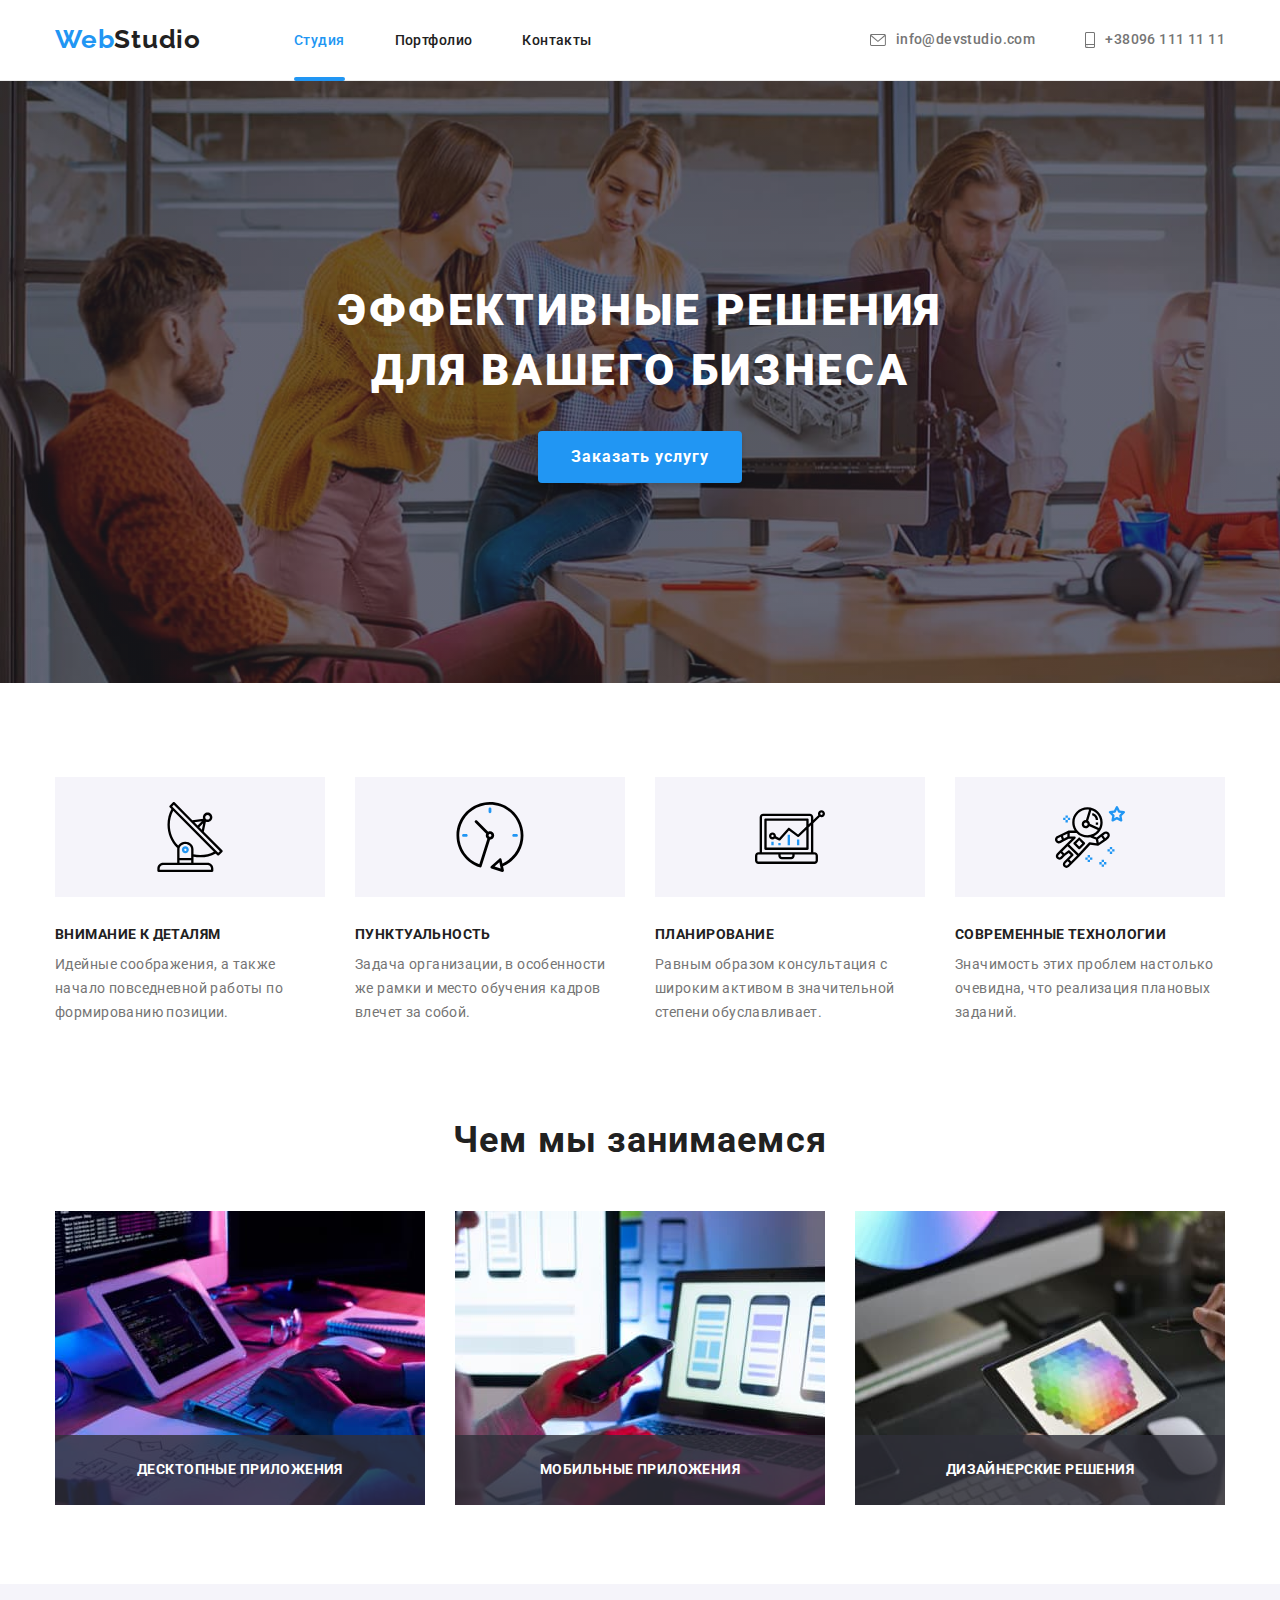
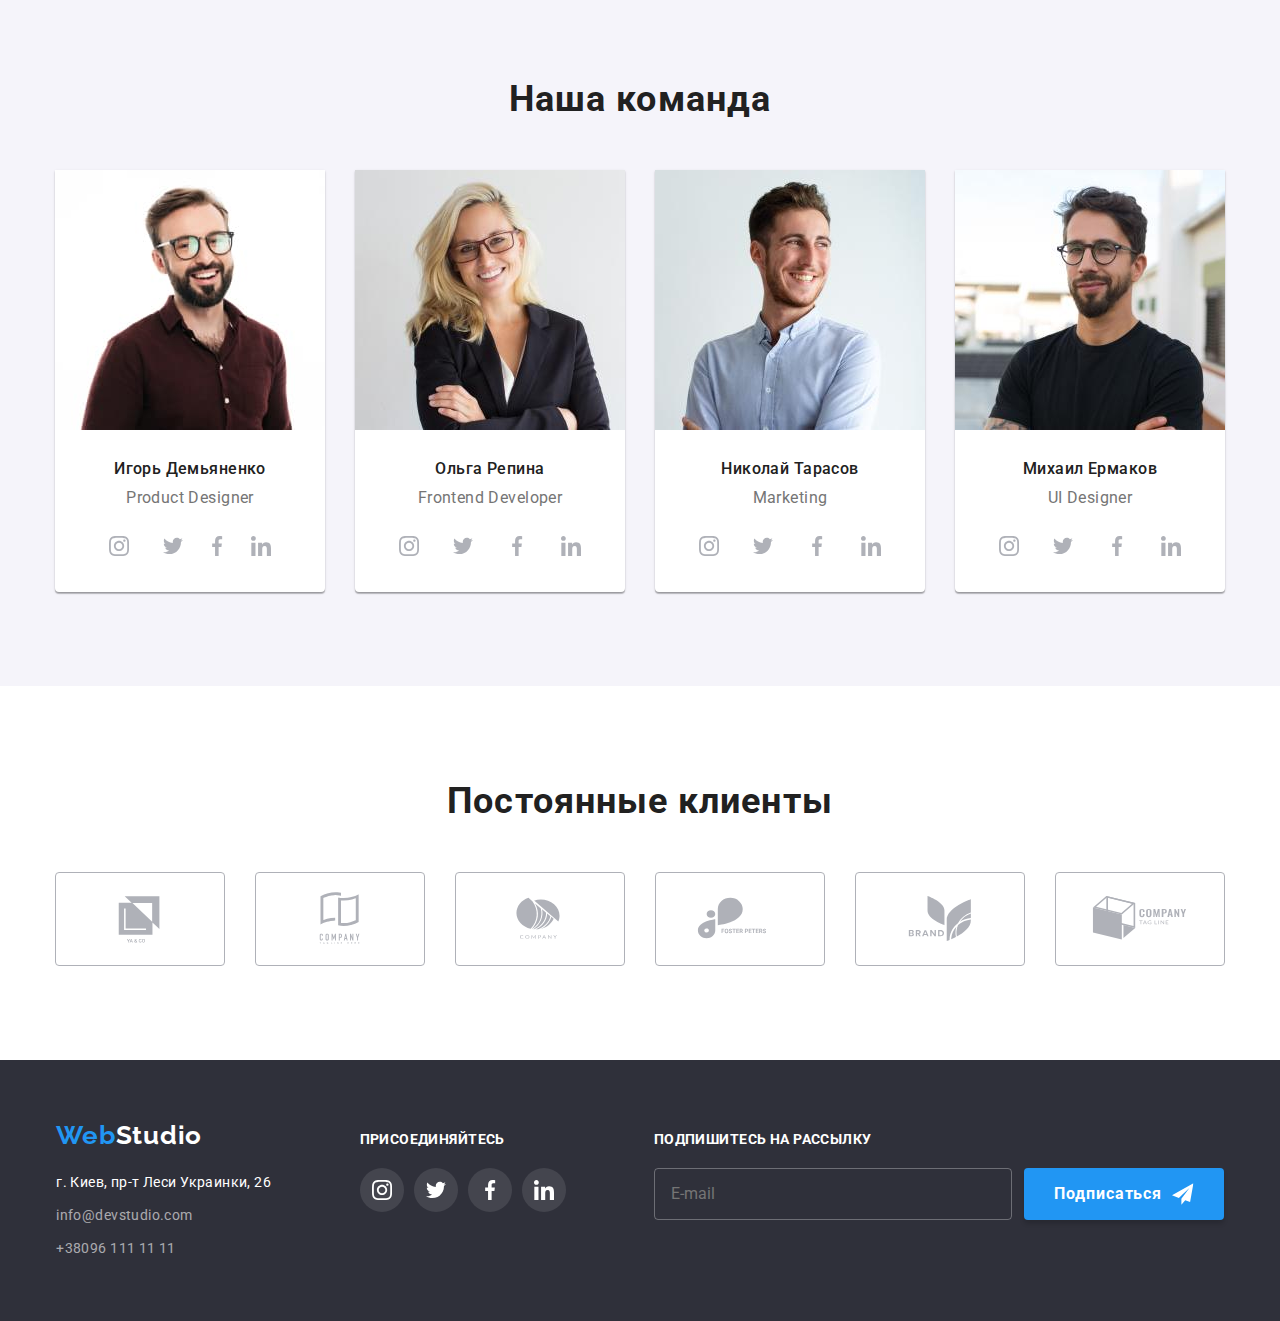
<file: index.html>
<!DOCTYPE html>
<html lang="ru">
  <head>
    <meta charset="UTF-8" />
    <meta http-equiv="X-UA-Compatible" content="IE=edge" />
    <meta name="viewport" content="width=device-width, initial-scale=1.0" />
    <title>Web Studio</title>
    <link
      href="https://fonts.googleapis.com/css2?family=Raleway:wght@700&family=Roboto:wght@400;500;700;900&display=swap"
      rel="stylesheet"
    />
 
    <link rel="stylesheet" href="./css/main.min.css" />
  </head>
  <body>
    <header class="header">
      <div class="container">
        <div class="header__wrap">
          <a href="./index.html" class="logo"><span class="logo__accent">Web</span>Studio</a>
          <button type="button" class="menu-backdrop__button" aria-expanded="false"
            aria-controls="menu-backdrop__container" data-menu-button="">
            <svg class="menu-backdrop__menu-icon" width="40" height="40" aria-label="Переключатель мобильного меню">
              <use class="menu-backdrop__icon-menu" href="./images/icons.svg#sandwich-btn"></use>
            </svg>
          </button>
          <div class="menu-backdrop" id="nav__menu-container" data-menu>
            <div class="menu-backdrop__container">
              <button type="button" class="menu-backdrop__button menu-backdrop__button--cross" aria-expanded="false"
                aria-controls="menu-backdrop__container" data-menu-button-close>
                <svg class="menu-backdrop__menu-icon" width="40" height="40" aria-label="Переключатель мобильного меню">
                  <use class="menu-backdrop__icon-cross" href="./images/icons.svg#close-menu-btn"></use>
                </svg>
              </button>
              <nav class="nav">
                <ul class="nav__list">
                  <li class="nav__item">
                    <a class="nav__link nav__link--current" href="./index.html">Студия</a>
                  </li>
                  <li class="nav__item">
                    <a class="nav__link" href="./portfolio.html">Портфолио</a>
                  </li>
                  <li class="nav__item"><a class="nav__link" href="#">Контакты</a></li>
                </ul>
              </nav>
              <ul class="contacts">
                <li class="contacts__item">
                  <a class="contacts__link" href="mailto:info@devstudio.com">
                    <svg class="contacts__icon" width="16" height="12">
                      <use href="./images/icons.svg#email"></use>
                    </svg>info@devstudio.com</a>
                </li>
                <li class="contacts__item">
                  <a class="contacts__link contacts__link--accent" href="tel:+380961111111"><svg class="contacts__icon"
                      width="10" height="16">
                      <use href="./images/icons.svg#phone"></use>
                    </svg>+38096 111 11 11</a>
                </li>
              </ul>
              <ul class="social-links">
                <li class="social-links__item">
                  <a class="social-links__link" href="#">Instagram</a>
                </li>
                <li class="social-links__item">
                  <a class="social-links__link" href="#">Twitter</a>
                </li>
                <li class="social-links__item">
                  <a class="social-links__link" href="#">Facebook</a>
                </li>
                <li class="social-links__item">
                  <a class="social-links__link" href="#">LinkedIn</a>
                </li>
              </ul>
            </div>
          </div>
        </div>
      </div>
    </header>
    <main>
      <section class="hero">
        <div class="hero__wrap">
          <h1 class="hero__title">
            Эффективные решения <br />
            для вашего бизнеса
          </h1>
          <button class="main-button" type="button" data-modal-open>Заказать услугу</button>
        </div>
      </section>
      <section class="features">
        <div class="features__wrap container">
          <h2 class="features__title">Наши преимущества</h2>
          <ul class="features__list">
            <li class="features__item">
              <div class="features__thumb">
                <svg width="70" height="70">
                  <use href="./images/icons.svg#antenna"></use>
                </svg>
              </div>
              <h3 class="features__subtitle">Внимание к деталям</h3>
              <p class="features__text">
                Идейные соображения, а также начало повседневной работы по формированию позиции.
              </p>
            </li>
            <li class="features__item">
              <div class="features__thumb">
                <svg width="70" height="70">
                  <use href="./images/icons.svg#clock"></use>
                </svg>
              </div>
              <h3 class="features__subtitle">Пунктуальность</h3>
              <p class="features__text">
                Задача организации, в особенности же рамки и место обучения кадров влечет за собой.
              </p>
            </li>
            <li class="features__item">
              <div class="features__thumb">
                <svg width="70" height="70">
                  <use href="./images/icons.svg#diagram"></use>
                </svg>
              </div>
              <h3 class="features__subtitle">Планирование</h3>
              <p class="features__text">
                Равным образом консультация с широким активом в значительной степени обуславливает.
              </p>
            </li>
            <li class="features__item">
              <div class="features__thumb">
                <svg width="70" height="70">
                  <use href="./images/icons.svg#astronaut"></use>
                </svg>
              </div>
              <h3 class="features__subtitle">Современные технологии</h3>
              <p class="features__text">
                Значимость этих проблем настолько очевидна, что реализация плановых заданий.
              </p>
            </li>
          </ul>
        </div>
      </section>
      <section class="capabilities">
        <div class="capabilities__wrap container">
          <h2 class="capabilities__title">Чем мы занимаемся</h2>
          <ul class="capabilities__list">
            <li class="capabilities__item">
              <img
                srcset="./images/img-keyboard.jpg 1x, ./images/img-keyboard@x2.jpg 2x"
                src="./images/img-keyboard.jpg"
                alt="keyboard"
                width="370"
              />
              <h3 class="capabilities__descr">Десктопные приложения</h3>
            </li>
            <li class="capabilities__item">
              <img
                srcset="./images/img-smartphone.jpg 1x, ./images/img-smartphone@x2.jpg 2x"
                src="./images/img-smartphone.jpg"
                alt="keyboard"
                width="370"
              />
              <h3 class="capabilities__descr">Мобильные приложения</h3>
            </li>
            <li class="capabilities__item">
              <img
                srcset="./images/img-tablet.jpg 1x, ./images/img-tablet@x2.jpg 2x"
                src="./images/img-smartphone.jpg"
                alt="keyboard"
                width="370"
              />
              <h3 class="capabilities__descr">Дизайнерские решения</h3>
            </li>
          </ul>
        </div>
      </section>
      <section class="team">
        <div class="team__wrap container">
          <h2 class="team__title">Наша команда</h2>
          <ul class="team-members">
            <li class="team-members__card">
              <img
                class="team-members__thumb"
                srcset="./images/ilya.jpg 1x, ./images/ilya@x2.jpg 2x"
                src="./images/ilya.jpg"
                alt="Игорь Демьяненко"
                width="270"
              />
              <h3 class="team-members__title">Игорь Демьяненко</h3>
              <p class="team-members__text">Product Designer</p>
              <ul class="social-net">
                <li class="social-net__item">
                  <a class="social-net__link" href="#"
                    ><svg class="social-net__icon" width="20" height="20">
                      <use href="./images/icons.svg#instagram"></use></svg
                  ></a>
                </li>
                <li class="social-links__item">
                  <a class="social-net__link" href="#"
                    ><svg class="social-net__icon" width="20" height="20">
                      <use href="./images/icons.svg#twitter"></use></svg
                  ></a>
                </li>
                <li class="social-links__item">
                  <a class="social-net__link" href="#"
                    ><svg class="social-net__icon" width="20" height="20">
                      <use href="./images/icons.svg#facebook"></use></svg
                  ></a>
                </li>
                <li class="social-links__item">
                  <a class="social-net__link" href="#"
                    ><svg class="social-net__icon" width="20" height="20">
                      <use href="./images/icons.svg#linkedin"></use></svg
                  ></a>
                </li>
              </ul>
            </li>
            <li class="team-members__card">
              <img
                class="team-members__thumb"
                srcset="./images/olga.jpg 1x, ./images/olga@x2.jpg 2x"
                src="./images/olga.jpg"
                alt="Ольга Репина"
                width="270"
              />
              <h3 class="team-members__title">Ольга Репина</h3>
              <p class="team-members__text">Frontend Developer</p>
              <ul class="social-net">
                <li class="social-net__item">
                  <a class="social-net__link" href="#"
                    ><svg class="social-net__icon" width="20" height="20">
                      <use href="./images/icons.svg#instagram"></use></svg
                  ></a>
                </li>
                <li class="social-net__item">
                  <a class="social-net__link" href="#"
                    ><svg class="social-net__icon" width="20" height="20">
                      <use href="./images/icons.svg#twitter"></use></svg
                  ></a>
                </li>
                <li class="social-net__item">
                  <a class="social-net__link" href="#"
                    ><svg class="social-net__icon" width="20" height="20">
                      <use href="./images/icons.svg#facebook"></use></svg
                  ></a>
                </li>
                <li class="social-net__item">
                  <a class="social-net__link" href="#"
                    ><svg class="social-net__icon" width="20" height="20">
                      <use href="./images/icons.svg#linkedin"></use></svg
                  ></a>
                </li>
              </ul>
            </li>
            <li class="team-members__card">
              <img
                class="team-members__thumb"
                srcset="./images/nikolay.jpg 1x, ./images/nikolay@x2.jpg 2x"
                src="./images/nikolay.jpg"
                alt="Николай Тарасов"
                width="270"
              />
              <h3 class="team-members__title">Николай Тарасов</h3>
              <p class="team-members__text">Marketing</p>
              <ul class="social-net">
                <li class="social-net__item">
                  <a class="social-net__link" href="#"
                    ><svg class="social-net__icon" width="20" height="20">
                      <use href="./images/icons.svg#instagram"></use></svg
                  ></a>
                </li>
                <li class="social-net__item">
                  <a class="social-net__link" href="#"
                    ><svg class="social-net__icon" width="20" height="20">
                      <use href="./images/icons.svg#twitter"></use></svg
                  ></a>
                </li>
                <li class="social-net__item">
                  <a class="social-net__link" href="#"
                    ><svg class="social-net__icon" width="20" height="20">
                      <use href="./images/icons.svg#facebook"></use></svg
                  ></a>
                </li>
                <li class="social-net__item">
                  <a class="social-net__link" href="#"
                    ><svg class="social-net__icon" width="20" height="20">
                      <use href="./images/icons.svg#linkedin"></use></svg
                  ></a>
                </li>
              </ul>
            </li>
            <li class="team-members__card">
              <img
                class="team-members__thumb"
                srcset="./images/michael.jpg 1x, ./images/michael@x2.jpg 2x"
                src="./images/michael.jpg"
                alt="Михаил Ермаков"
                width="270"
              />
              <h3 class="team-members__title">Михаил Ермаков</h3>
              <p class="team-members__text">UI Designer</p>
              <ul class="social-net">
                <li class="social-net__item">
                  <a class="social-net__link" href="#"
                    ><svg class="social-net__icon" width="20" height="20">
                      <use href="./images/icons.svg#instagram"></use></svg
                  ></a>
                </li>
                <li class="social-net__item">
                  <a class="social-net__link" href="#"
                    ><svg class="social-net__icon" width="20" height="20">
                      <use href="./images/icons.svg#twitter"></use></svg
                  ></a>
                </li>
                <li class="social-net__item">
                  <a class="social-net__link" href="#"
                    ><svg class="social-net__icon" width="20" height="20">
                      <use href="./images/icons.svg#facebook"></use></svg
                  ></a>
                </li>
                <li class="social-net__item">
                  <a class="social-net__link" href="#"
                    ><svg class="social-net__icon" width="20" height="20">
                      <use href="./images/icons.svg#linkedin"></use></svg
                  ></a>
                </li>
              </ul>
            </li>
          </ul>
        </div>
      </section>
      <section class="clients">
        <div class="clients__wrap container">
          <h2 class="clients__title">Постоянные клиенты</h2>
          <ul class="clients-list">
            <li class="clients-list__item">
              <a href="#" class="clients-list__link">
                <svg class="clients-list__icon" width="106" height="60">
                  <use href="./images/icons.svg#company-one"></use>
                </svg>
              </a>
            </li>
            <li class="clients-list__item">
              <a href="#" class="clients-list__link"
                ><svg class="clients-list__icon" width="106" height="60">
                  <use href="./images/icons.svg#company-two"></use></svg
              ></a>
            </li>
            <li class="clients-list__item">
              <a href="#" class="clients-list__link"
                ><svg class="clients-list__icon" width="106" height="60">
                  <use href="./images/icons.svg#company-three"></use></svg
              ></a>
            </li>
            <li class="clients-list__item">
              <a href="#" class="clients-list__link"
                ><svg class="clients-list__icon" width="106" height="60">
                  <use href="./images/icons.svg#company-four"></use></svg
              ></a>
            </li>
            <li class="clients-list__item">
              <a href="#" class="clients-list__link"
                ><svg class="clients-list__icon" width="106" height="60">
                  <use href="./images/icons.svg#company-five"></use></svg
              ></a>
            </li>
            <li class="clients-list__item">
              <a href="#" class="clients-list__link"
                ><svg class="clients-list__icon" width="106" height="60">
                  <use href="./images/icons.svg#company-six"></use></svg
              ></a>
            </li>
          </ul>
        </div>
      </section>
    </main>
    <footer class="footer">
      <div class="footer__wrap container">
        <!-- <div class="contact-us"> -->
        <div class="info">
          <a href="./index.html" class="logo logo--footer"
            ><span class="logo__accent">Web</span>Studio</a
          >
          <address class="address">
            <ul class="address-list">
              <li class="address-list__item"><p>г. Киев, пр-т Леси Украинки, 26</p></li>
              <li class="address-list__item">
                <a class="address-list__link" href="mailto:info@devstudio.com"
                  >info@devstudio.com</a
                >
              </li>
              <li class="address-list__item">
                <a class="address-list__link" href="tel:+380961111111">+38096 111 11 11</a>
              </li>
            </ul>
          </address>
        </div>
        <div class="join">
          <p class="join__title">Присоединяйтесь</p>
          <ul class="social-net">
            <li class="social-net__item">
              <a class="social-net__link social-net__link--footer" href="#"
                ><svg class="social-net__icon social-net__icon--footer" width="20" height="20">
                  <use href="./images/icons.svg#instagram"></use></svg
              ></a>
            </li>
            <li class="social-net__item">
              <a class="social-net__link social-net__link--footer" href="#"
                ><svg class="social-net__icon social-net__icon--footer" width="20" height="20">
                  <use href="./images/icons.svg#twitter"></use></svg
              ></a>
            </li>
            <li class="social-net__item">
              <a class="social-net__link social-net__link--footer" href="#"
                ><svg class="social-net__icon social-net__icon--footer" width="20" height="20">
                  <use href="./images/icons.svg#facebook"></use></svg
              ></a>
            </li>
            <li class="social-net__item">
              <a class="social-net__link social-net__link--footer" href="#"
                ><svg class="social-net__icon social-net__icon--footer" width="20" height="20">
                  <use href="./images/icons.svg#linkedin"></use></svg
              ></a>
            </li>
          </ul>
          <!-- </div> -->
        </div>
        <div class="subscribe">
          <b class="subscribe__title">Подпишитесь на рассылку</b>
          <form class="subsribe__form">
            <input
              class="subscribe__input"
              type="email"
              name="subscriber-email"
              placeholder="E-mail"
              required
            />
            <button class="main-button main-button--footer" type="submit">
              Подписаться
              <svg class="main-button__icon" width="24" height="24">
                <use href="./images/icons.svg#icon-send"></use>
              </svg>
            </button>
          </form>
        </div>
      </div>
    </footer>

    <div class="backdrop is-hidden" data-modal>
      <div class="modal">
        <button class="modal__close-btn" type="button" data-modal-close aria-label="закрытие модального окна">
          <svg class="modal__close-btn-icon" width="18" height="18">
            <use href="./images/icons.svg#close-btn"></use>
          </svg>
        </button>
        <div class="modal__wrap">
          <b class="modal__title">Оставьте свои данные, мы вам перезвоним</b>
          <form class="modal-form">
            <div class="modal-form__field">
              <label for="name" class="modal-form__label">Имя</label>
              <input
                type="text"
                minlength="2"
                class="modal-form__input"
                id="name"
                placeholder=" "
                required
                autofocus
              />
              <svg class="modal-form__icon" width="18" height="18">
                <use href="./images/icons.svg#person-modal"></use>
              </svg>
            </div>
            <div class="modal-form__field">
              <label for="phone" class="modal-form__label">Телефон</label>
              <input
                type="tel"
                pattern="\+?[0-9\s\-\(\)]+"
                class="modal-form__input"
                id="phone"
                placeholder=" "
                required
              />
              <svg class="modal-form__icon" width="18" height="18">
                <use href="./images/icons.svg#phone-modal"></use>
              </svg>
            </div>
            <div class="modal-form__field">
              <label for="email" class="modal-form__label">Почта</label>
              <input type="email" class="modal-form__input" id="email" placeholder=" " required />
              <svg class="modal-form__icon" width="18" height="18">
                <use href="./images/icons.svg#email-modal"></use>
              </svg>
            </div>
            <div class="modal-form__field">
              <label for="comment" class="modal-form__label">Комментарий</label>
              <textarea
                type="text"
                class="modal-form__input modal-form__input--textarea"
                id="comment"
                placeholder="Введите текст"
              ></textarea>
            </div>
            <div class="checkbox">
              <label class="checkbox__label">
                <input type="checkbox" class="checkbox__input" required />Соглашаюсь с рассылкой и
                принимаю&nbsp
                <a href="#" class="checkbox__link">Условия договора</a>
                <span class="checkbox--no-checked"></span>
                <span class="checkbox--checked">
                  <svg class="checkbox__icon" width="16" height="15">
                    <use href="./images/icons.svg#checkbox"></use></svg></span
              ></label>
            </div>
            <button type="submit" class="main-button main-button--form">Отправить</button>
          </form>
        </div>
      </div>
    </div>

    <script src="./js/modal.js"></script>
    <script src="./js/mobile-menu.js"></script>
  </body>
</html>
</file>
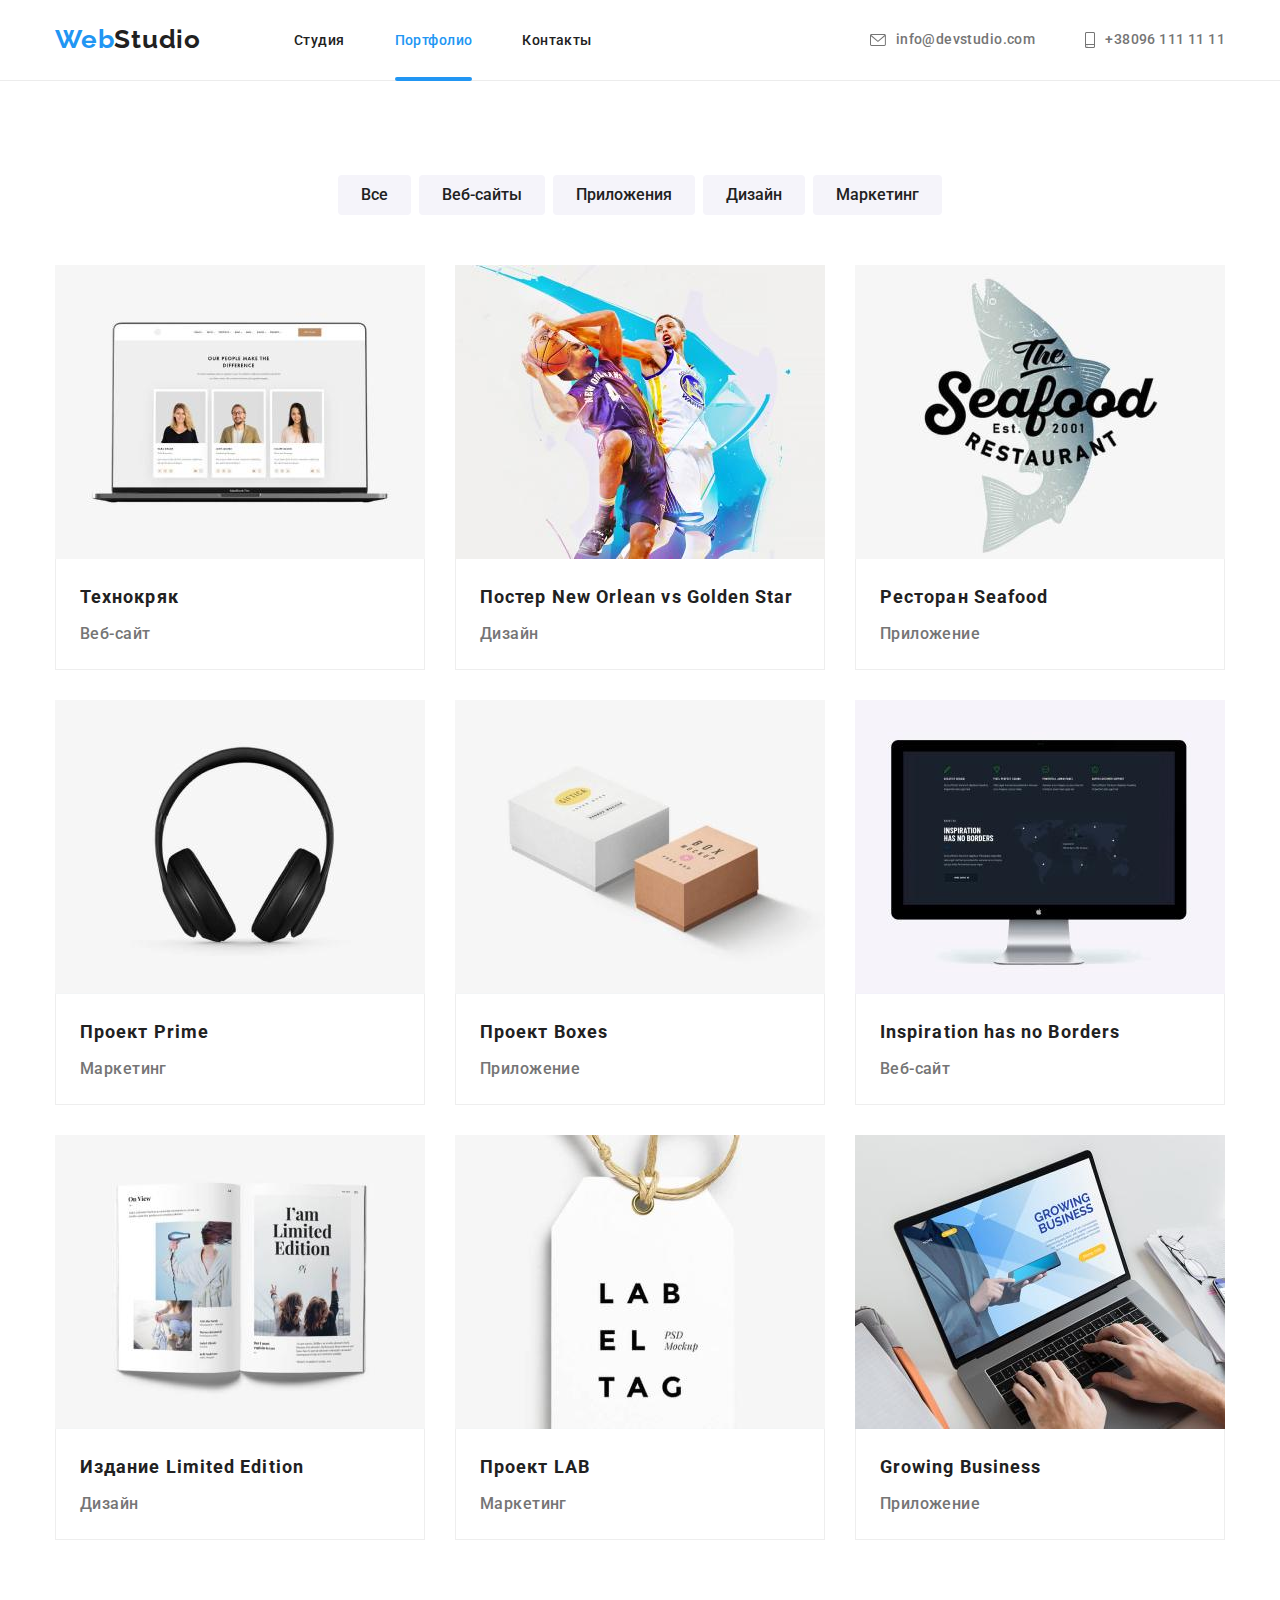
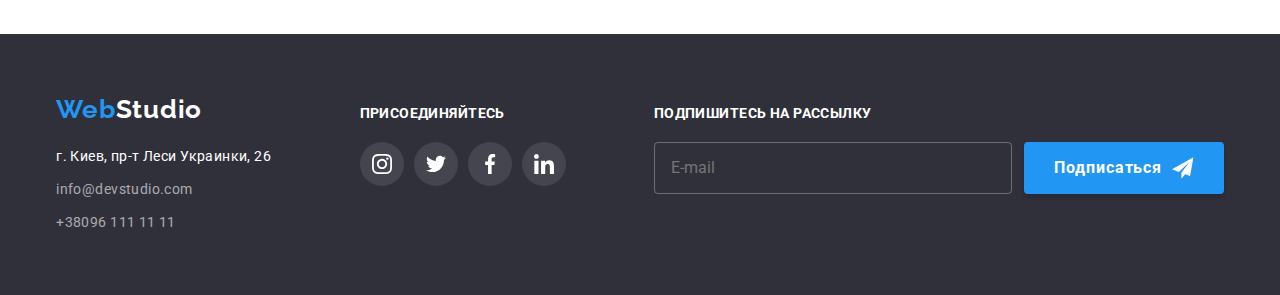
<file: portfolio.html>
<!DOCTYPE html>
<html lang="ru">
  <head>
    <meta charset="UTF-8" />
    <meta http-equiv="X-UA-Compatible" content="IE=edge" />
    <meta name="viewport" content="width=device-width, initial-scale=1.0" />
    <title>Web Studio</title>
    <link
      href="https://fonts.googleapis.com/css2?family=Raleway:wght@700&family=Roboto:wght@400;500;700;900&display=swap"
      rel="stylesheet"
    />
  
    <link rel="stylesheet" href="./css/main.min.css" />
  </head>
  <body>
    <header class="header">
      <div class="container">
        <div class="header__wrap">
          <a href="./index.html" class="logo"><span class="logo__accent">Web</span>Studio</a>
          <button
            type="button"
            class="menu-backdrop__button"
            aria-expanded="false"
            aria-controls="menu-backdrop__container"
            data-menu-button=""
          >
            <svg
              class="menu-backdrop__menu-icon"
              width="40"
              height="40"
              aria-label="Переключатель мобильного меню"
            >
              <use class="menu-backdrop__icon-menu" href="./images/icons.svg#sandwich-btn"></use>
            </svg>
          </button>
          <div class="menu-backdrop" id="nav__menu-container" data-menu>
            <div class="menu-backdrop__container">
              <button
                type="button"
                class="menu-backdrop__button menu-backdrop__button--cross"
                aria-expanded="false"
                aria-controls="menu-backdrop__container"
                data-menu-button-close
              >
                <svg
                  class="menu-backdrop__menu-icon"
                  width="40"
                  height="40"
                  aria-label="Переключатель мобильного меню"
                >
                  <use
                    class="menu-backdrop__icon-cross"
                    href="./images/icons.svg#close-menu-btn"
                  ></use>
                </svg>
              </button>
              <nav class="nav">
                <ul class="nav__list">
                  <li class="nav__item">
                    <a class="nav__link" href="./index.html">Студия</a>
                  </li>
                  <li class="nav__item">
                    <a class="nav__link nav__link--current" href="./portfolio.html">Портфолио</a>
                  </li>
                  <li class="nav__item"><a class="nav__link" href="#">Контакты</a></li>
                </ul>
              </nav>
              <ul class="contacts">
                <li class="contacts__item">
                  <a class="contacts__link" href="mailto:info@devstudio.com">
                    <svg class="contacts__icon" width="16" height="12">
                      <use href="./images/icons.svg#email"></use></svg
                    >info@devstudio.com</a
                  >
                </li>
                <li class="contacts__item">
                  <a class="contacts__link contacts__link--accent" href="tel:+380961111111"
                    ><svg class="contacts__icon" width="10" height="16">
                      <use href="./images/icons.svg#phone"></use></svg
                    >+38096 111 11 11</a
                  >
                </li>
              </ul>
              <ul class="social-links">
                <li class="social-links__item">
                  <a class="social-links__link" href="#">Instagram</a>
                </li>
                <li class="social-links__item">
                  <a class="social-links__link" href="#">Twitter</a>
                </li>
                <li class="social-links__item">
                  <a class="social-links__link" href="#">Facebook</a>
                </li>
                <li class="social-links__item">
                  <a class="social-links__link" href="#">LinkedIn</a>
                </li>
              </ul>
            </div>
          </div>
        </div>
      </div>
    </header>
    <main>
      <section class="portfolio">
        <div class="portfolio__wrap container">
          <h1 class="portfolio__title">Портфолио</h1>
          <ul class="portfolio-buttons">
            <li class="portfolio-buttons__item">
              <button class="portfolio-buttons__link" type="button">Все</button>
            </li>
            <li class="portfolio-buttons__item">
              <button class="portfolio-buttons__link" type="button">Веб-сайты</button>
            </li>
            <li class="portfolio-buttons__item">
              <button class="portfolio-buttons__link" type="button">Приложения</button>
            </li>
            <li class="portfolio-buttons__item">
              <button class="portfolio-buttons__link" type="button">Дизайн</button>
            </li>
            <li class="portfolio-buttons__item">
              <button class="portfolio-buttons__link" type="button">Маркетинг</button>
            </li>
          </ul>
          <ul class="portfolio-gallery">
            <li class="portfolio-gallery__item">
              <a class="portfolio-gallery__link">
                <div class="portfolio-gallery__overlay">
                  <p class="portfolio-gallery__text">
                    Ресурс предлагает комплексные предложения с разным уровнем функционала и
                    сервисов. Все это позволит посетителю получить исчерпывающие сведения о компании
                    или частном лице.
                  </p>
                  <img
                    class="portfolio-gallery__img"
                    srcset="./images/technocrack.jpg 1x, ./images/technocrack@x2.jpg 2x"
                    src="./images/technocrack.jpg"
                    alt="Веб-сайт"
                    width="370"
                  />
                </div>

                <div class="portfolio-gallery__descr">
                  <h2 class="portfolio-gallery__name">Технокряк</h2>
                  <p class="portfolio-gallery__type">Веб-сайт</p>
                </div></a
              >
            </li>
            <li class="portfolio-gallery__item">
              <a class="portfolio-gallery__link">
                <div class="portfolio-gallery__overlay">
                  <p class="portfolio-gallery__text">
                    Ресурс предлагает комплексные предложения с разным уровнем функционала и
                    сервисов. Все это позволит посетителю получить исчерпывающие сведения о компании
                    или частном лице.
                  </p>
                  <img
                    class="portfolio-gallery__img"
                    srcset="./images/basketball.jpg 1x, ./images/basketball@x2.jpg 2x"
                    src="./images/basketball.jpg"
                    alt="New Orlean vs Golden Star"
                    width="370"
                  />
                </div>

                <div class="portfolio-gallery__descr">
                  <h2 class="portfolio-gallery__name">Постер New Orlean vs Golden Star</h2>
                  <p class="portfolio-gallery__type">Дизайн</p>
                </div></a
              >
            </li>
            <li class="portfolio-gallery__item">
              <a class="portfolio-gallery__link">
                <div class="portfolio-gallery__overlay">
                  <p class="portfolio-gallery__text">
                    Ресурс предлагает комплексные предложения с разным уровнем функционала и
                    сервисов. Все это позволит посетителю получить исчерпывающие сведения о компании
                    или частном лице.
                  </p>
                  <img
                    class="portfolio-gallery__img"
                    srcset="./images/seafood.jpg 1x, ./images/seafood@x2.jpg 2x"
                    src="./images/seafood.jpg"
                    alt="Seafood"
                    width="370"
                  />
                </div>

                <div class="portfolio-gallery__descr">
                  <h2 class="portfolio-gallery__name">Ресторан Seafood</h2>
                  <p class="portfolio-gallery__type">Приложение</p>
                </div></a
              >
            </li>
            <li class="portfolio-gallery__item">
              <a class="portfolio-gallery__link">
                <div class="portfolio-gallery__overlay">
                  <p class="portfolio-gallery__text">
                    Ресурс предлагает комплексные предложения с разным уровнем функционала и
                    сервисов. Все это позволит посетителю получить исчерпывающие сведения о компании
                    или частном лице.
                  </p>
                  <img
                    class="portfolio-gallery__img"
                    srcset="./images/prime.jpg 1x, ./images/prime@x2.jpg 2x"
                    src="./images/prime.jpg"
                    alt="Headphones"
                    width="370"
                  />
                </div>

                <div class="portfolio-gallery__descr">
                  <h2 class="portfolio-gallery__name">Проект Prime</h2>
                  <p class="portfolio-gallery__type">Маркетинг</p>
                </div></a
              >
            </li>
            <li class="portfolio-gallery__item">
              <a class="portfolio-gallery__link">
                <div class="portfolio-gallery__overlay">
                  <p class="portfolio-gallery__text">
                    Ресурс предлагает комплексные предложения с разным уровнем функционала и
                    сервисов. Все это позволит посетителю получить исчерпывающие сведения о компании
                    или частном лице.
                  </p>
                  <img
                    class="portfolio-gallery__img"
                    srcset="./images/boxes.jpg 1x, ./images/boxes@x2.jpg 2x"
                    src="./images/boxes.jpg"
                    alt="Boxes"
                    width="370"
                  />
                </div>

                <div class="portfolio-gallery__descr">
                  <h2 class="portfolio-gallery__name">Проект Boxes</h2>
                  <p class="portfolio-gallery__type">Приложение</p>
                </div></a
              >
            </li>
            <li class="portfolio-gallery__item">
              <a class="portfolio-gallery__link">
                <div class="portfolio-gallery__overlay">
                  <p class="portfolio-gallery__text">
                    Ресурс предлагает комплексные предложения с разным уровнем функционала и
                    сервисов. Все это позволит посетителю получить исчерпывающие сведения о компании
                    или частном лице.
                  </p>
                  <img
                    class="portfolio-gallery__img"
                    srcset="./images/inspiration.jpg 1x, ./images/inspiration@x2.jpg 2x"
                    src="./images/inspiration.jpg"
                    alt="Display"
                    width="370"
                  />
                </div>

                <div class="portfolio-gallery__descr">
                  <h2 class="portfolio-gallery__name">Inspiration has no Borders</h2>
                  <p class="portfolio-gallery__type">Веб-сайт</p>
                </div></a
              >
            </li>
            <li class="portfolio-gallery__item">
              <a class="portfolio-gallery__link">
                <div class="portfolio-gallery__overlay">
                  <p class="portfolio-gallery__text">
                    Ресурс предлагает комплексные предложения с разным уровнем функционала и
                    сервисов. Все это позволит посетителю получить исчерпывающие сведения о компании
                    или частном лице.
                  </p>
                  <img
                    class="portfolio-gallery__img"
                    srcset="./images/limited-ed.jpg 1x, ./images/limited-ed@x2.jpg 2x"
                    src="./images/limited-ed.jpg"
                    alt="Magazine"
                    width="370"
                  />
                </div>

                <div class="portfolio-gallery__descr">
                  <h2 class="portfolio-gallery__name">Издание Limited Edition</h2>
                  <p class="portfolio-gallery__type">Дизайн</p>
                </div></a
              >
            </li>
            <li class="portfolio-gallery__item">
              <a class="portfolio-gallery__link">
                <div class="portfolio-gallery__overlay">
                  <p class="portfolio-gallery__text">
                    Ресурс предлагает комплексные предложения с разным уровнем функционала и
                    сервисов. Все это позволит посетителю получить исчерпывающие сведения о компании
                    или частном лице.
                  </p>
                  <img
                    class="portfolio-gallery__img"
                    srcset="./images/projectlab.jpg 1x, ./images/projectlab@x2.jpg 2x"
                    src="./images/projectlab.jpg"
                    alt="Label"
                    width="370"
                  />
                </div>

                <div class="portfolio-gallery__descr">
                  <h2 class="portfolio-gallery__name">Проект LAB</h2>
                  <p class="portfolio-gallery__type">Маркетинг</p>
                </div></a
              >
            </li>
            <li class="portfolio-gallery__item">
              <a class="portfolio-gallery__link">
                <div class="portfolio-gallery__overlay">
                  <p class="portfolio-gallery__text">
                    Ресурс предлагает комплексные предложения с разным уровнем функционала и
                    сервисов. Все это позволит посетителю получить исчерпывающие сведения о компании
                    или частном лице.
                  </p>
                  <img
                    class="portfolio-gallery__img"
                    srcset="./images/growing.jpg 1x, ./images/growing@x2.jpg 2x"
                    src="./images/growing.jpg"
                    alt="Laptop"
                    width="370"
                  />
                </div>

                <div class="portfolio-gallery__descr">
                  <h2 class="portfolio-gallery__name">Growing Business</h2>
                  <p class="portfolio-gallery__type">Приложение</p>
                </div></a
              >
            </li>
          </ul>
        </div>
      </section>
    </main>
    <footer class="footer">
      <div class="footer__wrap container">
        <div class="info">
          <a href="./index.html" class="logo logo--footer"
            ><span class="logo__accent">Web</span>Studio</a
          >
          <address class="address">
            <ul class="address-list">
              <li class="address-list__item"><p>г. Киев, пр-т Леси Украинки, 26</p></li>
              <li class="address-list__item">
                <a class="address-list__link" href="mailto:info@devstudio.com"
                  >info@devstudio.com</a
                >
              </li>
              <li class="address-list__item">
                <a class="address-list__link" href="tel:+380961111111">+38096 111 11 11</a>
              </li>
            </ul>
          </address>
        </div>
        <div class="join">
          <p class="join__title">Присоединяйтесь</p>
          <ul class="social-net">
            <li class="social-net__item">
              <a class="social-net__link social-net__link--footer" href="#"
                ><svg class="social-net__icon social-net__icon--footer" width="20" height="20">
                  <use href="./images/icons.svg#instagram"></use></svg
              ></a>
            </li>
            <li class="social-net__item">
              <a class="social-net__link social-net__link--footer" href="#"
                ><svg class="social-net__icon social-net__icon--footer" width="20" height="20">
                  <use href="./images/icons.svg#twitter"></use></svg
              ></a>
            </li>
            <li class="social-net__item">
              <a class="social-net__link social-net__link--footer" href="#"
                ><svg class="social-net__icon social-net__icon--footer" width="20" height="20">
                  <use href="./images/icons.svg#facebook"></use></svg
              ></a>
            </li>
            <li class="social-net__item">
              <a class="social-net__link social-net__link--footer" href="#"
                ><svg class="social-net__icon social-net__icon--footer" width="20" height="20">
                  <use href="./images/icons.svg#linkedin"></use></svg
              ></a>
            </li>
          </ul>
        </div>
        <div class="subscribe">
          <b class="subscribe__title">Подпишитесь на рассылку</b>
          <form class="subsribe__form">
            <input
              class="subscribe__input"
              type="email"
              name="subscriber-email"
              placeholder="E-mail"
              required
            />
            <button class="main-button main-button--footer" type="submit">
              Подписаться
              <svg class="main-button__icon" width="24" height="24">
                <use href="./images/icons.svg#icon-send"></use>
              </svg>
            </button>
          </form>
        </div>
      </div>
    </footer>
    <script src="./js/modal.js"></script>
    <script src="./js/mobile-menu.js"></script>
  </body>
</html>
</file>
<file: css/main.min.css>
/*! modern-normalize v0.6.0 | MIT License | https://github.com/sindresorhus/modern-normalize */*,*::before,*::after{-webkit-box-sizing:border-box;box-sizing:border-box}:root{-moz-tab-size:4;-o-tab-size:4;tab-size:4}html{line-height:1.15;-webkit-text-size-adjust:100%}body{margin:0}body{font-family:system-ui,-apple-system,"Segoe UI",Roboto,Helvetica,Arial,sans-serif,"Apple Color Emoji","Segoe UI Emoji"}hr{height:0}abbr[title]{-webkit-text-decoration:underline dotted;text-decoration:underline dotted}b,strong{font-weight:bolder}code,kbd,samp,pre{font-family:SFMono-Regular,Consolas,"Liberation Mono",Menlo,monospace;font-size:1em}small{font-size:80%}sub,sup{font-size:75%;line-height:0;position:relative;vertical-align:baseline}sub{bottom:-0.25em}sup{top:-0.5em}button,input,optgroup,select,textarea{font-family:inherit;font-size:100%;line-height:1.15;margin:0}button,select{text-transform:none}button,[type=button],[type=reset],[type=submit]{-webkit-appearance:button}button::-moz-focus-inner,[type=button]::-moz-focus-inner,[type=reset]::-moz-focus-inner,[type=submit]::-moz-focus-inner{border-style:none;padding:0}button:-moz-focusring,[type=button]:-moz-focusring,[type=reset]:-moz-focusring,[type=submit]:-moz-focusring{outline:1px dotted ButtonText}fieldset{padding:.35em .75em .625em}legend{padding:0}progress{vertical-align:baseline}[type=number]::-webkit-inner-spin-button,[type=number]::-webkit-outer-spin-button{height:auto}[type=search]{-webkit-appearance:textfield;outline-offset:-2px}[type=search]::-webkit-search-decoration{-webkit-appearance:none}::-webkit-file-upload-button{-webkit-appearance:button;font:inherit}summary{display:list-item}h1,h2,h3,h4,h5,h6,p,ul{margin:0}img{display:block;max-width:100%;height:auto}:root{--primary-color: #ffffff;--accent-color: #2196f3;--secondary-bg-color: #2f303a;--accent-bg-color: #f5f4fa;--primary-text-color: #212121;--secondary-text-color: #757575;--social-net-color: #afb1b8;--opacity-address-color: rgba(255, 255, 255, 0.6);--hero-bg-opacity: rgba(47, 48, 58, 0.4);--modal-opacity-bg: rgba(0, 0, 0, 0.2);--capabilities-descr-bg-color: rgba(47, 48, 58, 0.8);--portfolio-thumb-bg-color: rgba(33, 150, 243, 0.9);--footer-icon-bg: rgba(255, 255, 255, 0.1);--border-color: #eeeeee;--border-color-header: #ececec;--border-input-focus: 1px solid #2196f3;--border-close-btn: rgba(0, 0, 0, 0.1);--border-input: 1px solid rgba(255, 255, 255, 0.3);--border-input-modal: 1px solid rgba(33, 33, 33, 0.2);--border-social-links: 1px solid rgba(33, 33, 33, 0.2);--button-hover: #188ce8;--box-shadow-first: rgba(0, 0, 0, 0.12);--box-shadow-second: rgba(0, 0, 0, 0.14);--box-shadow-third: rgba(0, 0, 0, 0.2);--box-shadow-fourth: rgba(0, 0, 0, 0.08);--box-shadow-fifth: rgba(0, 0, 0, 0.1);--box-shadow-btn: 0px 4px 4px rgba(0, 0, 0, 0.15);--cubic-bezier: cubic-bezier(0.4, 0, 0.2, 1);--placeholder-text: rgba(117, 117, 117, 0.5)}.portfolio,.clients,.team,.capabilities,.features{padding-top:60px;padding-bottom:60px}@media screen and (min-width: 1200px){.portfolio,.clients,.team,.capabilities,.features{padding-top:94px;padding-bottom:94px}}.contacts__link,.nav{display:-webkit-box;display:-ms-flexbox;display:flex;-webkit-box-align:center;-ms-flex-align:center;align-items:center}.modal-form__input,.subscribe__input{outline:none}.portfolio-gallery,.portfolio-buttons,.address-list,.clients-list,.social-net,.team-members,.contacts,.nav__list,.capabilities__list,.features__list,.social-links{padding:0;margin:0;letter-spacing:inherit;list-style:none}.portfolio-gallery__link,.address-list__link,.social-net__link,.contacts__link,.nav__link,.social-links .social-links__link{font-weight:500;text-decoration:none;color:var(--primary-text-color)}.portfolio__title,.clients__title,.team__title,.capabilities__title{font-weight:700;font-size:36px;line-height:1.17;text-align:center;letter-spacing:.03em;color:var(--primary-text-color)}.subscribe__title,.join__title,.capabilities__descr,.features__subtitle{display:block;font-weight:700;font-size:14px;line-height:1.14;text-transform:uppercase}.portfolio__title,.features__title{position:absolute;width:1px;height:1px;margin:-1px;border:0;padding:0;white-space:nowrap;-webkit-clip-path:inset(100%);clip-path:inset(100%);clip:rect(0 0 0 0);overflow:hidden}body{font-family:"Roboto",sans-serif;font-weight:400;font-size:14px;line-height:1.71;letter-spacing:.03em;background-color:var(--primary-color);color:var(--primary-text-color)}.container{padding:0 15px;margin:0 auto}@media screen and (min-width: 480px){.container{width:480px}}@media screen and (min-width: 768px){.container{width:768px}}@media screen and (min-width: 1200px){.container{width:1200px}}.header{border-bottom:1px solid var(--border-color-header)}@media screen and (max-width: 767px){.header{padding-top:16px;padding-bottom:16px}}.header__wrap{display:-webkit-box;display:-ms-flexbox;display:flex;-webkit-box-align:center;-ms-flex-align:center;align-items:center;-webkit-box-pack:justify;-ms-flex-pack:justify;justify-content:space-between}.menu-backdrop{display:-webkit-box;display:-ms-flexbox;display:flex;background-color:var(--primary-color)}.menu-backdrop.is-open{-webkit-transform:translateX(0);transform:translateX(0)}@media screen and (max-width: 767px){.menu-backdrop{position:fixed;top:0;left:0;right:0;bottom:0;-webkit-transform:translateX(100%);transform:translateX(100%);-webkit-transition:-webkit-transform 250ms var(--cubic-bezier);transition:-webkit-transform 250ms var(--cubic-bezier);transition:transform 250ms var(--cubic-bezier);transition:transform 250ms var(--cubic-bezier), -webkit-transform 250ms var(--cubic-bezier)}}@media screen and (min-width: 768px){.menu-backdrop{-webkit-box-flex:2;-ms-flex-positive:2;flex-grow:2}}@media screen and (max-width: 1199px){.menu-backdrop{z-index:2}}.menu-backdrop__container{display:-webkit-box;display:-ms-flexbox;display:flex}@media screen and (max-width: 767px){.menu-backdrop__container{position:relative;-webkit-box-align:left;-ms-flex-align:left;align-items:left}}@media screen and (min-width: 768px){.menu-backdrop__container{-webkit-box-flex:2;-ms-flex-positive:2;flex-grow:2;-webkit-box-align:center;-ms-flex-align:center;align-items:center}}@media screen and (max-width: 767px){.menu-backdrop__container{width:100%;-webkit-box-orient:vertical;-webkit-box-direction:normal;-ms-flex-direction:column;flex-direction:column;padding:48px 40px;font-weight:500;font-size:40px;line-height:1.17;letter-spacing:.02em}}.menu-backdrop__button{display:-webkit-inline-box;display:-ms-inline-flexbox;display:inline-flex;margin:0;padding:0;border:none;background-color:rgba(0,0,0,0)}.menu-backdrop__button:hover,.menu-backdrop__button:focus,.menu-backdrop__button:active{cursor:pointer;fill:var(--accent-color)}@media screen and (min-width: 768px){.menu-backdrop__button{display:none}}.menu-backdrop__button--cross{position:absolute;top:10px;right:15px}.menu-backdrop__button--cross:hover,.menu-backdrop__button--cross:focus,.menu-backdrop__button--cross:active{cursor:pointer;fill:var(--accent-color)}@media screen and (min-width: 768px){.menu-backdrop__button--cross{display:none}}.menu-backdrop__icon-cross{display:none}.is-open .menu-backdrop__icon-cross{display:block}.is-open .menu-backdrop__icon-menu{display:none}.social-links{display:-webkit-inline-box;display:-ms-inline-flexbox;display:inline-flex;-ms-flex-wrap:wrap;flex-wrap:wrap;margin-left:-10px;margin-right:-10px}.social-links .social-links__item:not(:last-of-type) .social-links__link{border-right:var(--border-social-links)}.social-links .social-links__link{color:var(--accent-color);font-weight:500;font-size:18px;padding-left:10px;padding-right:10px;line-height:1.22;letter-spacing:.02em}@media screen and (min-width: 768px){.social-links{display:none}}.hero{max-width:1600px;padding:118px 60px;margin:0 auto;text-align:center;background-color:var(--secondary-bg-color);background-image:-webkit-gradient(linear, left top, right top, from(var(--hero-bg-opacity)), to(var(--hero-bg-opacity))),url(../images/bg-hero-mobile.jpg);background-image:linear-gradient(to right, var(--hero-bg-opacity), var(--hero-bg-opacity)),url(../images/bg-hero-mobile.jpg);background-repeat:no-repeat;background-size:cover}@media(min-device-pixel-ratio: 2),(-webkit-min-device-pixel-ratio: 2),(min-resolution: 192dpi),(min-resolution: 2dppx){.hero{background-image:-webkit-gradient(linear, left top, right top, from(var(--hero-bg-opacity)), to(var(--hero-bg-opacity))),url("../images/bg-hero-mobile@x2.jpg");background-image:linear-gradient(to right, var(--hero-bg-opacity), var(--hero-bg-opacity)),url("../images/bg-hero-mobile@x2.jpg")}}@media screen and (min-width: 768px){.hero{background-image:-webkit-gradient(linear, left top, right top, from(var(--hero-bg-opacity)), to(var(--hero-bg-opacity))),url(../images/bg-hero-tablet.jpg);background-image:linear-gradient(to right, var(--hero-bg-opacity), var(--hero-bg-opacity)),url(../images/bg-hero-tablet.jpg)}}@media screen and (min-width: 768px)and (min-device-pixel-ratio: 2),screen and (min-width: 768px)and (-webkit-min-device-pixel-ratio: 2),screen and (min-width: 768px)and (min-resolution: 192dpi),screen and (min-width: 768px)and (min-resolution: 2dppx){.hero{background-image:-webkit-gradient(linear, left top, right top, from(var(--hero-bg-opacity)), to(var(--hero-bg-opacity))),url("../images/bg-hero-tablet@x2.jpg");background-image:linear-gradient(to right, var(--hero-bg-opacity), var(--hero-bg-opacity)),url("../images/bg-hero-tablet@x2.jpg")}}@media screen and (min-width: 1200px){.hero{background-image:-webkit-gradient(linear, left top, right top, from(var(--hero-bg-opacity)), to(var(--hero-bg-opacity))),url(../images/bg-hero-desktop.jpg);background-image:linear-gradient(to right, var(--hero-bg-opacity), var(--hero-bg-opacity)),url(../images/bg-hero-desktop.jpg);padding:200px 0}}@media screen and (min-width: 1200px)and (min-device-pixel-ratio: 2),screen and (min-width: 1200px)and (-webkit-min-device-pixel-ratio: 2),screen and (min-width: 1200px)and (min-resolution: 192dpi),screen and (min-width: 1200px)and (min-resolution: 2dppx){.hero{background-image:-webkit-gradient(linear, left top, right top, from(var(--hero-bg-opacity)), to(var(--hero-bg-opacity))),url("../images/bg-hero-desktop@x2.jpg");background-image:linear-gradient(to right, var(--hero-bg-opacity), var(--hero-bg-opacity)),url("../images/bg-hero-desktop@x2.jpg")}}.hero__title{margin-bottom:30px;font-weight:900;letter-spacing:.06em;text-transform:uppercase;color:var(--primary-color)}@media screen and (min-width: 480px){.hero__title{font-size:26px;line-height:1.62}}@media screen and (min-width: 1200px){.hero__title{font-size:44px;line-height:1.36}}@media screen and (min-width: 768px){.features__list{display:-webkit-box;display:-ms-flexbox;display:flex;-ms-flex-wrap:wrap;flex-wrap:wrap;margin:-15px}}.features__item{margin-bottom:30px}@media screen and (min-width: 768px){.features__item{width:calc((100% - 60px)/2);margin:15px}}@media screen and (min-width: 1200px){.features__item{width:calc((100% - 120px)/4)}}.features__thumb{display:-webkit-box;display:-ms-flexbox;display:flex;-webkit-box-align:center;-ms-flex-align:center;align-items:center;-webkit-box-pack:center;-ms-flex-pack:center;justify-content:center;height:120px;margin-bottom:30px;background-color:var(--accent-bg-color)}.features__subtitle{margin-bottom:10px;text-align:center}@media screen and (min-width: 768px){.features__subtitle{text-align:left}}.features__text{color:var(--secondary-text-color)}.capabilities{display:none;padding-top:0}@media screen and (min-width: 1200px){.capabilities{display:block}}.capabilities__title{margin-bottom:50px}.capabilities__list{display:-webkit-box;display:-ms-flexbox;display:flex;-ms-flex-wrap:wrap;flex-wrap:wrap;margin:-15px}.capabilities__item{position:relative;margin-right:30px;margin-bottom:30px;width:calc((100% - 90px)/3);margin:15px;overflow:hidden}.capabilities__item:hover{-webkit-box-shadow:0px 3px 5px var(--box-shadow-first),0px 3px 3px var(--box-shadow-second),0px 4px 3px var(--box-shadow-third);box-shadow:0px 3px 5px var(--box-shadow-first),0px 3px 3px var(--box-shadow-second),0px 4px 3px var(--box-shadow-third);-webkit-transition:250ms var(--cubic-bezier);transition:250ms var(--cubic-bezier)}.capabilities__item:nth-child(3n){margin-right:0}.capabilities__item:nth-last-child(-n+3){margin-bottom:0}.capabilities__descr{display:-webkit-box;display:-ms-flexbox;display:flex;-webkit-box-pack:center;-ms-flex-pack:center;justify-content:center;-webkit-box-align:center;-ms-flex-align:center;align-items:center;position:absolute;left:0;bottom:0;width:100%;height:70px;color:var(--primary-color);background-color:var(--capabilities-descr-bg-color)}.team{background-color:var(--accent-bg-color)}@media screen and (max-width: 1199px){.team__title{font-size:28px;line-height:1.18;margin-bottom:30px}}@media screen and (min-width: 1200px){.team__title{margin-bottom:50px}}@media screen and (max-width: 1199px){.clients__title{font-size:28px;line-height:1.18;margin-bottom:30px}}@media screen and (min-width: 1200px){.clients__title{margin-bottom:50px}}.footer{padding-top:60px;padding-bottom:60px;background-color:var(--secondary-bg-color);color:var(--primary-color)}@media screen and (min-width: 768px){.footer__wrap{display:-webkit-box;display:-ms-flexbox;display:flex;-ms-flex-pack:distribute;justify-content:space-around;-ms-flex-wrap:wrap;flex-wrap:wrap}}@media screen and (max-width: 1199px){.footer__wrap{text-align:center}}@media screen and (min-width: 1200px){.footer__wrap{-webkit-box-align:baseline;-ms-flex-align:baseline;align-items:baseline}}.main-button{min-width:200px;padding:10px 32px;border-radius:4px;border:1px solid rgba(0,0,0,0);font-weight:700;font-size:16px;line-height:1.88;letter-spacing:.06em;cursor:pointer;background-color:var(--accent-color);color:var(--primary-color);-webkit-box-shadow:var(--box-shadow-btn);box-shadow:var(--box-shadow-btn);-webkit-transition:background-color 250ms var(--cubic-bezier);transition:background-color 250ms var(--cubic-bezier)}.main-button:hover,.main-button:focus{background-color:var(--button-hover)}.main-button--footer{display:-webkit-box;display:-ms-flexbox;display:flex;-webkit-box-align:center;-ms-flex-align:center;align-items:center;max-width:200px;margin:0 auto;padding:0 29px}.main-button__icon{margin-left:10px;fill:var(--primary-color)}.logo{display:block;font-family:"Raleway";font-weight:700;font-size:26px;line-height:1.2;letter-spacing:.03em;color:var(--primary-text-color);text-decoration:none}.logo__accent{color:var(--accent-color)}.logo--footer{margin-bottom:20px;color:var(--primary-color)}@media screen and (max-width: 768px){.nav{-webkit-box-pack:justify;-ms-flex-pack:justify;justify-content:space-between}}.nav__list{display:block}@media screen and (min-width: 768px){.nav__list{display:-webkit-box;display:-ms-flexbox;display:flex;margin-left:88px}}@media screen and (min-width: 1200px){.nav__list{margin-left:93px}}.nav__item{position:relative}@media screen and (max-width: 767px){.nav__item:not(:last-child){margin-bottom:32px}}@media screen and (min-width: 768px){.nav__item:not(:last-child){margin-right:50px}}.nav__link{display:block;line-height:1.15}.nav__link:hover,.nav__link:focus{color:var(--accent-color);-webkit-transition:color 250ms var(--cubic-bezier);transition:color 250ms var(--cubic-bezier)}@media screen and (min-width: 768px){.nav__link{padding-top:32px;padding-bottom:32px}}.nav__link--current{color:var(--accent-color)}@media screen and (min-width: 768px){.nav__link--current::after{position:absolute;left:0;bottom:-1px;display:block;content:"";width:100%;height:4px;border-radius:2px;background-color:var(--accent-color)}}.contacts{display:-webkit-box;display:-ms-flexbox;display:flex}@media screen and (min-width: 480px)and (max-width: 767px){.contacts{font-size:34px}}@media screen and (max-width: 767px){.contacts{-webkit-box-orient:vertical;-webkit-box-direction:reverse;-ms-flex-direction:column-reverse;flex-direction:column-reverse;margin-top:auto;margin-bottom:58px;font-weight:500;font-size:26px;line-height:1.17;letter-spacing:.02em}}@media screen and (min-width: 768px){.contacts{margin-left:auto}}@media screen and (max-width: 1199px){.contacts{-webkit-box-orient:vertical;-webkit-box-direction:normal;-ms-flex-direction:column;flex-direction:column}}@media screen and (min-width: 1200px){.contacts{display:-webkit-box;display:-ms-flexbox;display:flex}}@media screen and (max-width: 767px){.contacts__item:nth-child(2){font-size:34px;margin-bottom:38px}.contacts__item:nth-child(1){font-size:26px}}@media screen and (max-width: 1199px){.contacts__item:not(:last-child){margin-bottom:10px}}@media screen and (min-width: 1200px){.contacts__item:not(:last-child){margin-right:50px}}.contacts__link{color:var(--secondary-text-color)}.contacts__link:hover,.contacts__link:focus{color:var(--accent-color);-webkit-transition:color 250ms var(--cubic-bezier);transition:color 250ms var(--cubic-bezier)}@media screen and (max-width: 767px){.contacts__link--accent{color:var(--accent-color)}}.contacts__icon{display:none;fill:currentColor;margin-right:10px}@media screen and (min-width: 1200px){.contacts__icon{display:block}}@media screen and (min-width: 768px){.team-members{display:-webkit-box;display:-ms-flexbox;display:flex;-ms-flex-wrap:wrap;flex-wrap:wrap;margin:-15px}}.team-members__card{margin-bottom:30px;padding-bottom:24px;text-align:center;border-bottom-left-radius:4px;border-bottom-right-radius:4px;-webkit-box-shadow:0px 1px 3px var(--box-shadow-first),0px 1px 1px var(--box-shadow-second),0px 2px 1px var(--box-shadow-third);box-shadow:0px 1px 3px var(--box-shadow-first),0px 1px 1px var(--box-shadow-second),0px 2px 1px var(--box-shadow-third);background-color:var(--primary-color)}@media screen and (min-width: 768px){.team-members__card{width:calc((100% - 60px)/2);margin:15px}}@media screen and (min-width: 1200px){.team-members__card{width:calc((100% - 120px)/4)}}.team-members__thumb{width:100%;margin-bottom:30px}.team-members__title{margin-bottom:10px;font-weight:500;font-size:16px;line-height:1.18}.team-members__text{margin-bottom:16px;font-weight:400;font-size:16px;line-height:1.18;color:var(--secondary-text-color)}.social-net{display:-webkit-box;display:-ms-flexbox;display:flex;-webkit-box-pack:center;-ms-flex-pack:center;justify-content:center;padding:0}.social-net__item:not(:last-child){margin-right:10px}.social-net__link{display:-webkit-box;display:-ms-flexbox;display:flex;-webkit-box-pack:center;-ms-flex-pack:center;justify-content:center;-webkit-box-align:center;-ms-flex-align:center;align-items:center;width:44px;height:44px;border-radius:50%;-webkit-transition:background-color 250ms var(--cubic-bezier);transition:background-color 250ms var(--cubic-bezier)}.social-net__link:hover,.social-net__link:focus,.social-net__link:active{background-color:var(--accent-color)}.social-net__link:hover .social-net__icon,.social-net__link:focus .social-net__icon,.social-net__link:active .social-net__icon{fill:var(--primary-color)}.social-net__link--footer{background-color:var(--footer-icon-bg)}.social-net__icon{fill:var(--social-net-color);-webkit-transition:fill 250ms var(--cubic-bezier);transition:fill 250ms var(--cubic-bezier)}.social-net__icon--footer{fill:var(--primary-color)}.clients-list{margin:-15px;display:-webkit-box;display:-ms-flexbox;display:flex;-ms-flex-wrap:wrap;flex-wrap:wrap;-webkit-box-pack:center;-ms-flex-pack:center;justify-content:center}.clients-list__item{margin:15px}.clients-list__item{width:calc((100% - 60px)/2)}@media screen and (min-width: 768px){.clients-list__item{width:calc((100% - 90px)/3)}}@media screen and (min-width: 1200px){.clients-list__item{width:calc((100% - 180px)/6)}}.clients-list__link{display:-webkit-box;display:-ms-flexbox;display:flex;-webkit-box-pack:center;-ms-flex-pack:center;justify-content:center;-webkit-box-align:center;-ms-flex-align:center;align-items:center;width:100%;height:100%;padding:16px 0;border:1px solid var(--social-net-color);border-radius:4px}.clients-list__link:hover,.clients-list__link:focus,.clients-list__link:active{border-color:var(--accent-color);-webkit-transition:border-color 250ms var(--cubic-bezier);transition:border-color 250ms var(--cubic-bezier)}.clients-list__link:hover .clients-list__icon,.clients-list__link:focus .clients-list__icon,.clients-list__link:active .clients-list__icon{fill:var(--accent-color);-webkit-transition:fill 250ms var(--cubic-bezier);transition:fill 250ms var(--cubic-bezier)}.clients-list__icon{fill:var(--social-net-color)}@media screen and (max-width: 1199px){.address-list{margin-bottom:60px}}.address-list__item{font-style:normal}.address-list__item:not(:last-child){margin-bottom:9px}.address-list__link{font-weight:normal;color:var(--opacity-address-color)}.address-list__link:hover{color:var(--accent-color);-webkit-transition:color 250ms var(--cubic-bezier);transition:color 250ms var(--cubic-bezier)}@media screen and (min-width: 1200px){.info{margin-right:86px}}@media screen and (max-width: 1199px){.join{margin-bottom:60px}}@media screen and (min-width: 1200px){.join{margin-right:86px}}.join__title{margin-bottom:20px;color:var(--primary-color)}.soc-list-footer .link:hover .footer-icon,.soc-list-footer .link:focus .footer-icon{background-color:var(--accent-color);-webkit-transition:background-color 250ms var(--cubic-bezier);transition:background-color 250ms var(--cubic-bezier)}.subscribe__title{margin-bottom:20px}@media screen and (min-width: 768px)and (max-width: 1199px){.subsribe__form{width:450px}}@media screen and (min-width: 1200px){.subsribe__form{display:-webkit-box;display:-ms-flexbox;display:flex}}.subscribe__input{width:100%;padding:15px 16px;border-radius:4px;border:var(--border-input);font-size:16px;line-height:1.25;color:var(--primary-color);background-color:rgba(0,0,0,0)}@media screen and (max-width: 1199px){.subscribe__input{margin-bottom:20px}}@media screen and (min-width: 1200px){.subscribe__input{width:358px;margin-right:12px}}.portfolio-buttons{display:-webkit-box;display:-ms-flexbox;display:flex;-ms-flex-wrap:wrap;flex-wrap:wrap;-webkit-box-pack:left;-ms-flex-pack:left;justify-content:left;margin-bottom:40px}@media screen and (min-width: 768px){.portfolio-buttons{-webkit-box-pack:center;-ms-flex-pack:center;justify-content:center;margin-bottom:30px}}@media screen and (min-width: 1200px){.portfolio-buttons{margin-bottom:50px}}.portfolio-buttons__item:not(:last-child){margin-right:8px}.portfolio-buttons__item:not(:nth-last-child(-n+2)){margin-bottom:15px}@media screen and (min-width: 768px){.portfolio-buttons__item:not(:nth-last-child(-n+2)){margin-bottom:0}}.portfolio-buttons__link{border-radius:4px;padding:6px 22px;background-color:var(--accent-bg-color);color:var(--primary-text-color);border:1px solid rgba(0,0,0,0);font-weight:500;font-size:16px;line-height:1.62;cursor:pointer;background-color:var(--accent-bg-color)}.portfolio-buttons__link:hover,.portfolio-buttons__link:focus{background-color:var(--accent-color);color:var(--primary-color);-webkit-box-shadow:0px 3px 1px var(--box-shadow-fifth),0px 1px 2px var(--box-shadow-fourth),0px 2px 2px var(--box-shadow-first);box-shadow:0px 3px 1px var(--box-shadow-fifth),0px 1px 2px var(--box-shadow-fourth),0px 2px 2px var(--box-shadow-first);-webkit-transition:background-color 250ms var(--cubic-bezier),color 250ms var(--cubic-bezier),-webkit-box-shadow 250ms var(--cubic-bezier);transition:background-color 250ms var(--cubic-bezier),color 250ms var(--cubic-bezier),-webkit-box-shadow 250ms var(--cubic-bezier);transition:background-color 250ms var(--cubic-bezier),color 250ms var(--cubic-bezier),box-shadow 250ms var(--cubic-bezier);transition:background-color 250ms var(--cubic-bezier),color 250ms var(--cubic-bezier),box-shadow 250ms var(--cubic-bezier),-webkit-box-shadow 250ms var(--cubic-bezier)}@media screen and (min-width: 768px){.portfolio-gallery{display:-webkit-box;display:-ms-flexbox;display:flex;-ms-flex-wrap:wrap;flex-wrap:wrap;margin:-15px;-webkit-box-align:stretch;-ms-flex-align:stretch;align-items:stretch}}.portfolio-gallery__item{position:relative;margin-bottom:30px}.portfolio-gallery__item:hover{-webkit-box-shadow:0px 3px 5px var(--box-shadow-first),0px 3px 3px var(--box-shadow-second),0px 4px 3px var(--box-shadow-third);box-shadow:0px 3px 5px var(--box-shadow-first),0px 3px 3px var(--box-shadow-second),0px 4px 3px var(--box-shadow-third);-webkit-transition:-webkit-box-shadow 250ms var(--cubic-bezier);transition:-webkit-box-shadow 250ms var(--cubic-bezier);transition:box-shadow 250ms var(--cubic-bezier);transition:box-shadow 250ms var(--cubic-bezier), -webkit-box-shadow 250ms var(--cubic-bezier)}.portfolio-gallery__item:hover .portfolio-gallery__text,.portfolio-gallery__item:focus .portfolio-gallery__text{-webkit-transform:translateY(0);transform:translateY(0);-webkit-transition:-webkit-transform 250ms var(--cubic-bezier);transition:-webkit-transform 250ms var(--cubic-bezier);transition:transform 250ms var(--cubic-bezier);transition:transform 250ms var(--cubic-bezier), -webkit-transform 250ms var(--cubic-bezier)}@media screen and (max-width: 767px){.portfolio-gallery__item:nth-child(3n){margin-right:0}}@media screen and (min-width: 768px){.portfolio-gallery__item{display:-webkit-box;display:-ms-flexbox;display:flex;-webkit-box-align:stretch;-ms-flex-align:stretch;align-items:stretch;width:calc((100% - 60px)/2);margin:15px}}@media screen and (min-width: 1200px){.portfolio-gallery__item{width:calc((100% - 90px)/3)}}.portfolio-gallery__link{display:block}@media screen and (min-width: 768px){.portfolio-gallery__link{display:-webkit-box;display:-ms-flexbox;display:flex;-webkit-box-orient:vertical;-webkit-box-direction:normal;-ms-flex-direction:column;flex-direction:column;-webkit-box-align:stretch;-ms-flex-align:stretch;align-items:stretch}}.portfolio-gallery__overlay{position:relative;overflow:hidden}.portfolio-gallery__img{width:100%}.portfolio-gallery__text{display:-webkit-box;display:-ms-flexbox;display:flex;-webkit-box-pack:center;-ms-flex-pack:center;justify-content:center;-webkit-box-align:center;-ms-flex-align:center;align-items:center;width:100%;height:100%;padding:63px 24px;position:absolute;-webkit-transform:translateY(100%);transform:translateY(100%);-webkit-transition:-webkit-transform 250ms var(--cubic-bezier);transition:-webkit-transform 250ms var(--cubic-bezier);transition:transform 250ms var(--cubic-bezier);transition:transform 250ms var(--cubic-bezier), -webkit-transform 250ms var(--cubic-bezier);font-weight:400;font-size:18px;line-height:1.56;background-color:var(--portfolio-thumb-bg-color);color:var(--primary-color)}.portfolio-gallery__descr{padding:20px 24px;border-right:1px solid var(--border-color);border-bottom:1px solid var(--border-color);border-left:1px solid var(--border-color)}@media screen and (min-width: 768px){.portfolio-gallery__descr{-webkit-box-flex:1;-ms-flex:auto;flex:auto}}.portfolio-gallery__name{margin-bottom:4px;font-size:18px;line-height:2;letter-spacing:.06em;text-align:left;color:var(--primary-text-color)}.portfolio-gallery__type{font-size:16px;line-height:1.88;color:var(--secondary-text-color)}.backdrop{position:fixed;left:0;top:0;width:100%;height:100%;background-color:var(--modal-opacity-bg);opacity:1;-webkit-transition:opacity 250ms var(--cubic-bezier);transition:opacity 250ms var(--cubic-bezier)}@media screen and (max-width: 1199px){.backdrop{z-index:3}}.is-hidden{opacity:0;pointer-events:none}.backdrop.is-hidden .modal{position:absolute;top:50%;left:50%;-webkit-transform:translate(-50%, 50%) scale(0.2);transform:translate(-50%, 50%) scale(0.2);opacity:0}.backdrop .modal{position:absolute;top:50%;left:50%;-webkit-transform:translate(-50%, -50%) scale(1);transform:translate(-50%, -50%) scale(1);opacity:1;background-color:var(--primary-color);border-radius:4px;-webkit-box-shadow:0px 4px 4px rgba(0,0,0,.15);box-shadow:0px 4px 4px rgba(0,0,0,.15);-webkit-transition:opacity 250ms var(--cubic-bezier),-webkit-transform 250ms var(--cubic-bezier);transition:opacity 250ms var(--cubic-bezier),-webkit-transform 250ms var(--cubic-bezier);transition:opacity 250ms var(--cubic-bezier),transform 250ms var(--cubic-bezier);transition:opacity 250ms var(--cubic-bezier),transform 250ms var(--cubic-bezier),-webkit-transform 250ms var(--cubic-bezier)}.is-hidden .modal{-webkit-transform:translate(-50%, -50%) scale(0.1);transform:translate(-50%, -50%) scale(0.1)}.modal{width:100%;position:absolute;top:50%;left:50%;-webkit-transform:translate(-50%, -50%) scale(1);transform:translate(-50%, -50%) scale(1);-webkit-transition:-webkit-transform 250ms var(--cubic-bezier);transition:-webkit-transform 250ms var(--cubic-bezier);transition:transform 250ms var(--cubic-bezier);transition:transform 250ms var(--cubic-bezier), -webkit-transform 250ms var(--cubic-bezier);padding:40px;border-radius:4px;background-color:var(--primary-color)}@media screen and (min-width: 450px){.modal{width:450px}}@media screen and (min-width: 1200px){.modal{width:528px}}.modal__close-btn{position:absolute;top:8px;right:8px;display:-webkit-box;display:-ms-flexbox;display:flex;-webkit-box-pack:center;-ms-flex-pack:center;justify-content:center;-webkit-box-align:center;-ms-flex-align:center;align-items:center;padding:0;margin:0;width:30px;height:30px;border-radius:50%;background-color:var(--primary-color);border:1px solid var(--border-close-btn);cursor:pointer}.modal__close-btn:hover .modal__close-btn-icon{fill:var(--accent-color)}.modal__close-btn-icon{display:block;margin:auto;fill:currentColor;-webkit-transition:fill 250ms var(--cubic-bezier);transition:fill 250ms var(--cubic-bezier)}.modal__title{display:block;font-size:20px;margin-left:0;margin-right:0;margin-bottom:12px;text-align:center}.modal-form__field{display:-webkit-box;display:-ms-flexbox;display:flex;-webkit-box-orient:vertical;-webkit-box-direction:normal;-ms-flex-direction:column;flex-direction:column;position:relative;margin-bottom:10px}.modal-form__field:nth-child(4){margin-bottom:20px}.modal-form__label{font-size:12px;line-height:1.17;letter-spacing:.01em;color:var(--secondary-text-color);margin-bottom:4px}.modal-form__input{padding:11px 12px 11px 42px;border-radius:4px;border:var(--border-input-modal);outline:none;-webkit-transition:border 250ms var(--cubic-bezier);transition:border 250ms var(--cubic-bezier)}.modal-form__input:focus-within{border:var(--border-input-focus)}.modal-form__input:focus-within+.modal-form__icon{fill:var(--accent-color)}.modal-form__icon{position:absolute;left:12px;bottom:11px;-webkit-transition:fill 250ms var(--cubic-bezier);transition:fill 250ms var(--cubic-bezier)}.modal-form__input--textarea{padding:11px 12px;border-radius:4px;border:var(--border-input-modal);resize:none;height:120px}.modal-form__input--textarea::-webkit-input-placeholder{color:var(--placeholder-text)}.modal-form__input--textarea::-moz-placeholder{color:var(--placeholder-text)}.modal-form__input--textarea:-ms-input-placeholder{color:var(--placeholder-text)}.modal-form__input--textarea::-ms-input-placeholder{color:var(--placeholder-text)}.modal-form__input--textarea::placeholder{color:var(--placeholder-text)}.checkbox{display:-webkit-box;display:-ms-flexbox;display:flex;-webkit-box-orient:horizontal;-webkit-box-direction:normal;-ms-flex-direction:row;flex-direction:row;-webkit-box-pack:center;-ms-flex-pack:center;justify-content:center;margin-bottom:30px}.checkbox:focus-within~.checkbox--checked{outline-offset:2px;outline:2px solid var(--primary-text-color);border-radius:1px}.checkbox__label{display:-webkit-box;display:-ms-flexbox;display:flex;-webkit-box-align:center;-ms-flex-align:center;align-items:center;position:relative;padding-left:24px;font-size:12px;line-height:1.16;color:var(--secondary-text-color)}@media screen and (min-width: 1200px){.checkbox__label{font-size:14px;line-height:1.71}}.checkbox__input{-webkit-appearance:none;-moz-appearance:none;appearance:none;position:absolute}.checkbox__input:checked~.checkbox--checked{opacity:1}.checkbox__link{color:var(--accent-color)}.checkbox--no-checked{display:block;width:16px;height:15px;position:absolute;left:0;border:2px solid var(--primary-text-color);border-radius:2px}.checkbox--checked{position:absolute;left:0;opacity:0;-webkit-transition:opacity 250ms var(--cubic-bezier);transition:opacity 250ms var(--cubic-bezier)}.checkbox__icon{display:-webkit-box;display:-ms-flexbox;display:flex;-webkit-box-pack:center;-ms-flex-pack:center;justify-content:center;-webkit-box-align:center;-ms-flex-align:center;align-items:center;background-color:var(--accent-color);fill:var(--primary-color);border-radius:2px}.main-button--form{display:block;margin:0 auto}/*# sourceMappingURL=main.min.css.map */
</file>
